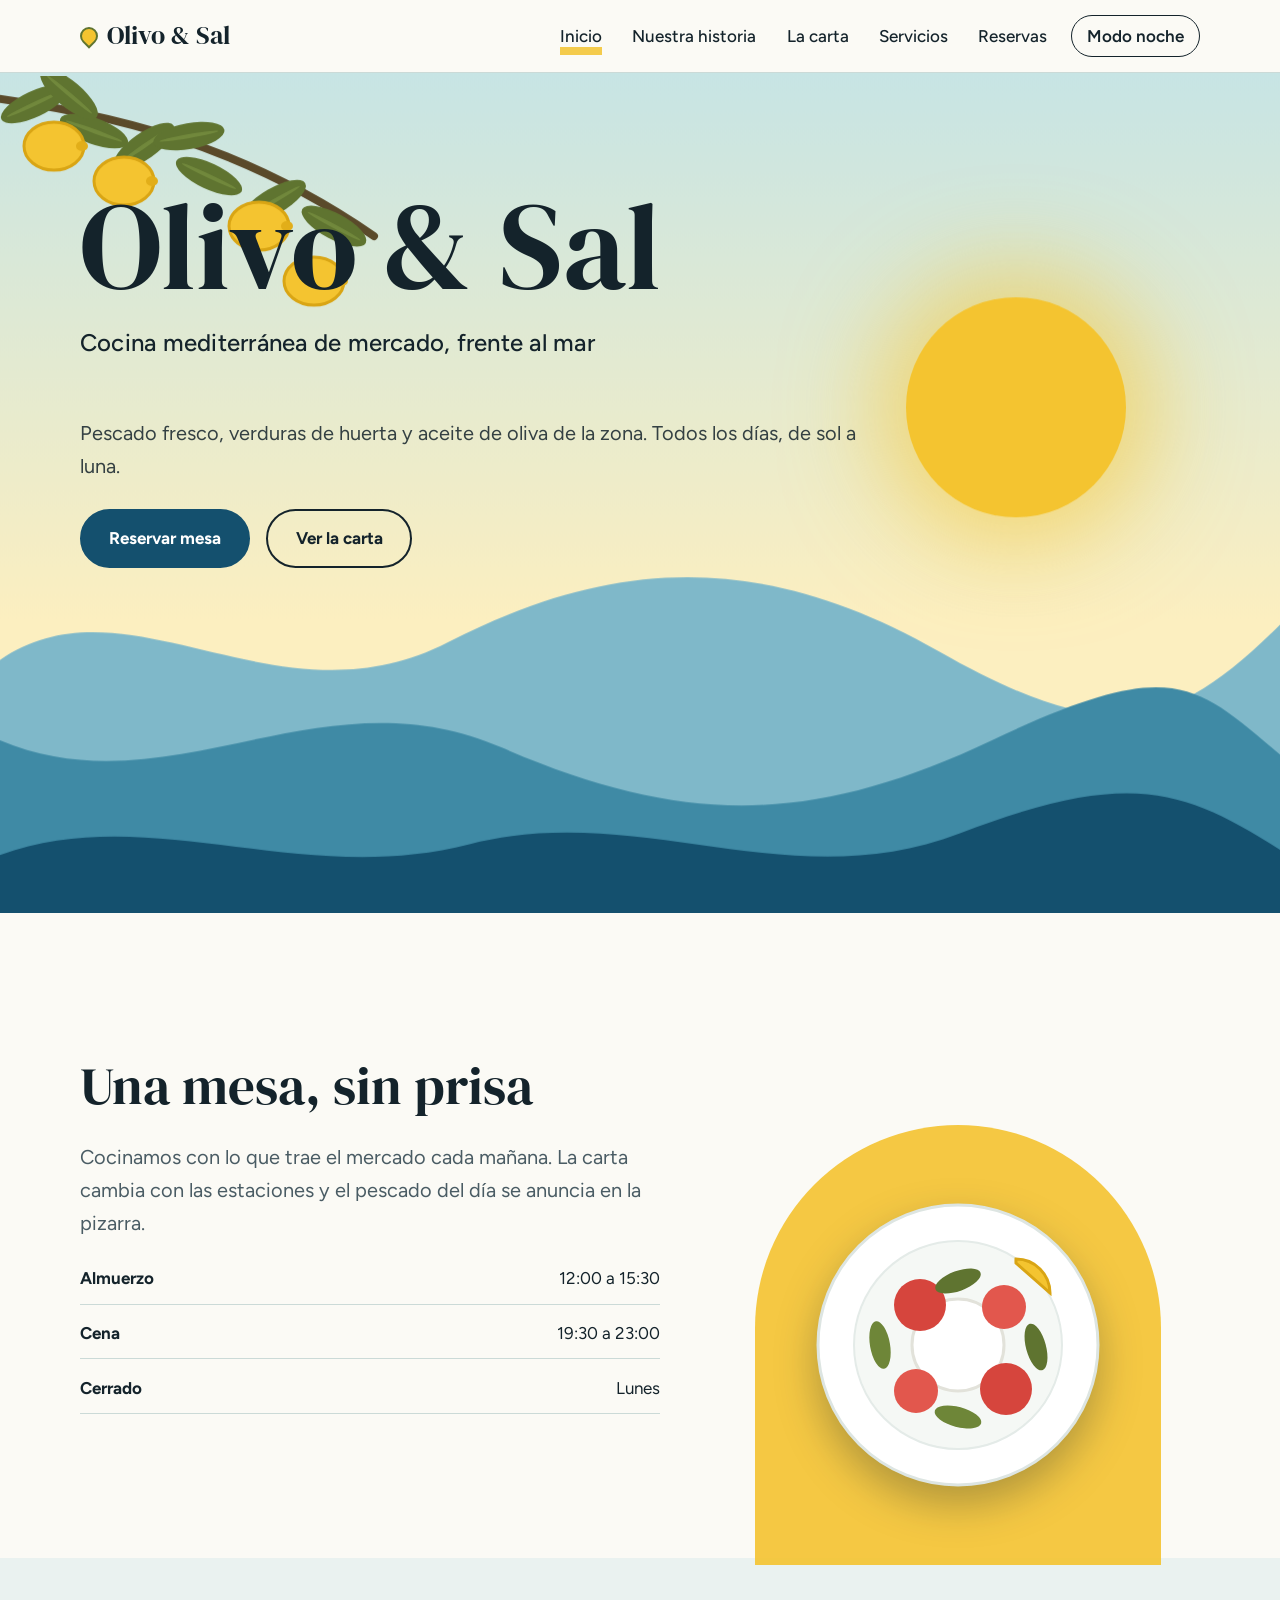
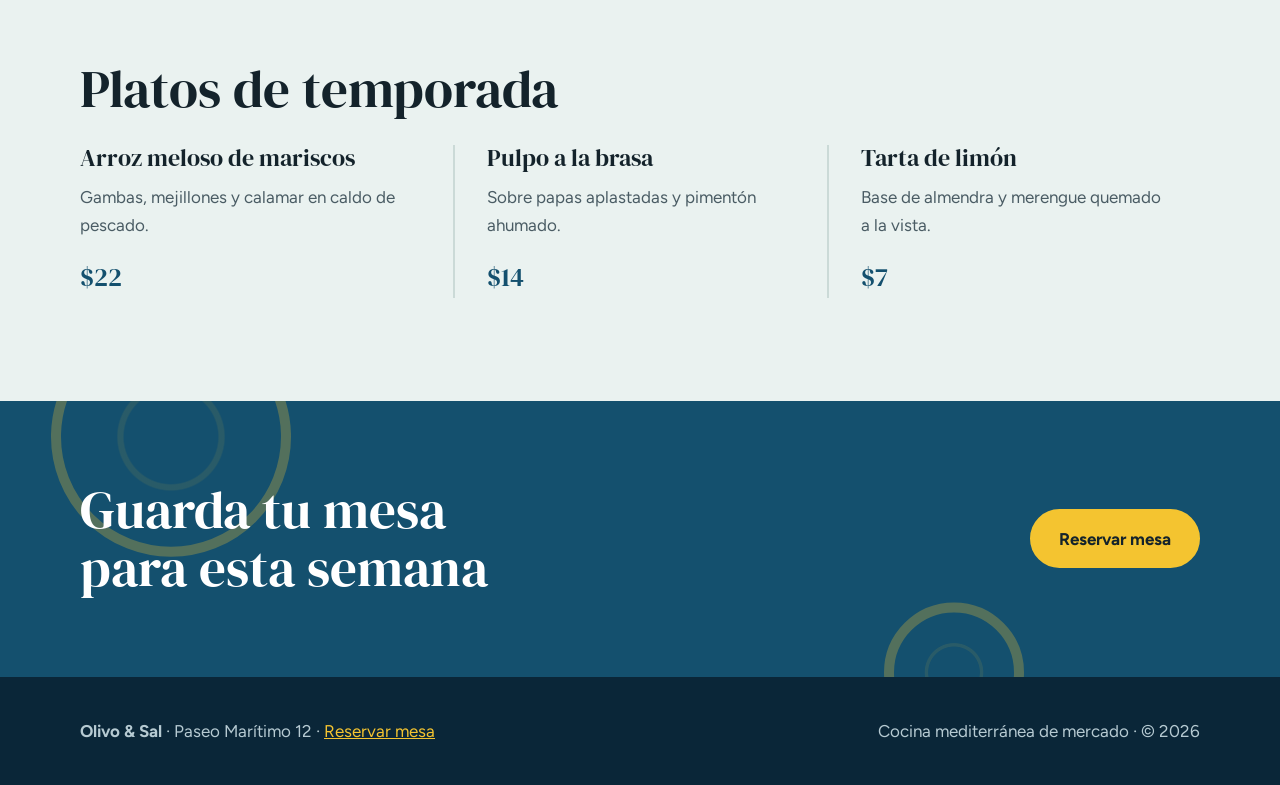
<file: index.html>
<!DOCTYPE html>
<html lang="es" data-theme="light">
<head>
<meta charset="UTF-8">
<meta name="viewport" content="width=device-width, initial-scale=1">
<title>Inicio | Olivo &amp; Sal</title>
<meta name="description" content="Olivo & Sal: cocina mediterránea de mercado frente al mar.">
<link rel="preconnect" href="https://fonts.googleapis.com">
<link rel="preconnect" href="https://fonts.gstatic.com" crossorigin>
<link href="https://fonts.googleapis.com/css2?family=DM+Serif+Display&family=Figtree:wght@400;500;600;700&display=swap" rel="stylesheet">
<link rel="stylesheet" href="css/styles.css">
</head>
<body>
<a class="skip" href="#main">Saltar al contenido</a>
<header class="site-header">
  <div class="wrap bar">
    <a class="logo" href="index.html" aria-label="Olivo y Sal, inicio"><i></i>Olivo &amp; Sal</a>
    <nav class="nav" id="nav" aria-label="Principal">
      <ul><li><a class="link" href="index.html" aria-current="page">Inicio</a></li><li><a class="link" href="quienes-somos.html">Nuestra historia</a></li><li><a class="link" href="carta.html">La carta</a></li><li><a class="link" href="servicios.html">Servicios</a></li><li><a class="link" href="reservas.html">Reservas</a></li></ul>
      <button class="theme-btn" id="themeBtn" type="button" aria-pressed="false">Modo noche</button>
    </nav>
    <button class="menu-btn" id="menuBtn" type="button" aria-expanded="false" aria-controls="nav">Menú</button>
  </div>
</header>
<main id="main">

<section class="hero">
  <div class="layer l-sky" data-speed="-0.25" data-anchor="top"></div>
  <div class="layer l-sun" data-speed="-0.38" data-anchor="top" aria-hidden="true"></div>
  <div class="layer l-sea s3" data-speed="-0.12" data-anchor="top"><svg viewBox="0 0 1200 200" preserveAspectRatio="none" aria-hidden="true"><path class="f3" d="M0 90 C120 40 260 130 420 80 S720 30 880 85 S1100 130 1200 70 V200 H0Z"/></svg></div>
  <div class="layer l-sea s2" data-speed="-0.05" data-anchor="top"><svg viewBox="0 0 1200 200" preserveAspectRatio="none" aria-hidden="true"><path class="f2" d="M0 70 C160 120 300 20 470 75 S760 130 930 70 S1120 30 1200 80 V200 H0Z"/></svg></div>
  <div class="layer l-branch" data-speed="0.18" data-anchor="top"><svg viewBox="0 0 520 300" aria-hidden="true"><path d="M-10 18 C140 36 270 70 400 160" fill="none" stroke="#5A4A2A" stroke-width="8" stroke-linecap="round"/><ellipse cx="60" cy="28" rx="36" ry="13" fill="#5F7430" transform="rotate(-25 60 28)"/><ellipse cx="60" cy="28" rx="30" ry="2" fill="#7E9645" transform="rotate(-25 60 28)" opacity=".6"/><ellipse cx="120" cy="55" rx="36" ry="13" fill="#5F7430" transform="rotate(20 120 55)"/><ellipse cx="120" cy="55" rx="30" ry="2" fill="#7E9645" transform="rotate(20 120 55)" opacity=".6"/><ellipse cx="170" cy="70" rx="36" ry="13" fill="#5F7430" transform="rotate(-35 170 70)"/><ellipse cx="170" cy="70" rx="30" ry="2" fill="#7E9645" transform="rotate(-35 170 70)" opacity=".6"/><ellipse cx="235" cy="100" rx="36" ry="13" fill="#5F7430" transform="rotate(25 235 100)"/><ellipse cx="235" cy="100" rx="30" ry="2" fill="#7E9645" transform="rotate(25 235 100)" opacity=".6"/><ellipse cx="300" cy="125" rx="36" ry="13" fill="#5F7430" transform="rotate(-30 300 125)"/><ellipse cx="300" cy="125" rx="30" ry="2" fill="#7E9645" transform="rotate(-30 300 125)" opacity=".6"/><ellipse cx="360" cy="150" rx="36" ry="13" fill="#5F7430" transform="rotate(28 360 150)"/><ellipse cx="360" cy="150" rx="30" ry="2" fill="#7E9645" transform="rotate(28 360 150)" opacity=".6"/><ellipse cx="95" cy="18" rx="36" ry="13" fill="#5F7430" transform="rotate(40 95 18)"/><ellipse cx="95" cy="18" rx="30" ry="2" fill="#7E9645" transform="rotate(40 95 18)" opacity=".6"/><ellipse cx="215" cy="60" rx="36" ry="13" fill="#5F7430" transform="rotate(-10 215 60)"/><ellipse cx="215" cy="60" rx="30" ry="2" fill="#7E9645" transform="rotate(-10 215 60)" opacity=".6"/><g><ellipse cx="150" cy="105" rx="30" ry="24" fill="#F4C430" stroke="#D9A514" stroke-width="3"/><ellipse cx="178" cy="105" rx="6" ry="5" fill="#E2AE19"/></g><g><ellipse cx="285" cy="150" rx="30" ry="24" fill="#F4C430" stroke="#D9A514" stroke-width="3"/><ellipse cx="313" cy="150" rx="6" ry="5" fill="#E2AE19"/></g><g><ellipse cx="80" cy="70" rx="30" ry="24" fill="#F4C430" stroke="#D9A514" stroke-width="3"/><ellipse cx="108" cy="70" rx="6" ry="5" fill="#E2AE19"/></g><g><ellipse cx="340" cy="205" rx="30" ry="24" fill="#F4C430" stroke="#D9A514" stroke-width="3"/><ellipse cx="368" cy="205" rx="6" ry="5" fill="#E2AE19"/></g></svg></div>
  <div class="layer l-sea s1" data-speed="0.08" data-anchor="top"><svg viewBox="0 0 1200 200" preserveAspectRatio="none" aria-hidden="true"><path class="f1" d="M0 80 C140 30 280 110 440 70 S740 120 900 60 S1110 20 1200 75 V200 H0Z"/></svg></div>
  <div class="wrap hero-copy" data-speed="0.04" data-anchor="top">
    <h1><span class="reveal">Olivo</span> <span class="reveal">&amp; Sal</span><small>Cocina mediterránea de mercado, frente al mar</small></h1>
    <p class="lead">Pescado fresco, verduras de huerta y aceite de oliva de la zona. Todos los días, de sol a luna.</p>
    <div class="actions">
      <a class="btn" href="reservas.html">Reservar mesa</a>
      <a class="btn ghost" href="carta.html">Ver la carta</a>
    </div>
  </div>
</section>

<section>
  <div class="wrap split">
    <div>
      <h2>Una mesa, sin prisa</h2>
      <p class="lead">Cocinamos con lo que trae el mercado cada mañana. La carta cambia con las estaciones y el pescado del día se anuncia en la pizarra.</p>
      <ul class="hours">
        <li><b>Almuerzo</b><span>12:00 a 15:30</span></li>
        <li><b>Cena</b><span>19:30 a 23:00</span></li>
        <li><b>Cerrado</b><span>Lunes</span></li>
      </ul>
    </div>
    <div class="deco" data-speed="0.14"><svg class="plate" viewBox="0 0 300 300" role="img" aria-label="Plato con tomate, burrata y albahaca">
<circle cx="150" cy="150" r="140" fill="#fff" stroke="#DDE5E2" stroke-width="3"/>
<circle cx="150" cy="150" r="104" fill="#F5F8F5" stroke="#E4EBE8" stroke-width="2"/>
<circle cx="150" cy="150" r="46" fill="#fff" stroke="#E2E2DA" stroke-width="3"/>
<circle cx="112" cy="110" r="26" fill="#D6453D"/><circle cx="196" cy="112" r="22" fill="#E2574D"/><circle cx="108" cy="196" r="22" fill="#E2574D"/><circle cx="198" cy="194" r="26" fill="#D6453D"/>
<ellipse cx="150" cy="86" rx="24" ry="10" fill="#5F7430" transform="rotate(-20 150 86)"/><ellipse cx="228" cy="152" rx="24" ry="10" fill="#5F7430" transform="rotate(75 228 152)"/><ellipse cx="150" cy="222" rx="24" ry="10" fill="#6E8638" transform="rotate(15 150 222)"/><ellipse cx="72" cy="150" rx="24" ry="10" fill="#6E8638" transform="rotate(80 72 150)"/>
<path d="M232 62 a30 30 0 0 1 0 -4 a34 34 0 0 1 34 34 z" fill="#F4C430" stroke="#D9A514" stroke-width="3" transform="translate(-24 6)"/>
</svg></div>
  </div>
</section>

<section class="alt">
  <div class="wrap">
    <h2>Platos de temporada</h2>
    <div class="seasonal">
      <div class="dish"><h3>Arroz meloso de mariscos</h3><p>Gambas, mejillones y calamar en caldo de pescado.</p><span class="price">$22</span></div>
      <div class="dish"><h3>Pulpo a la brasa</h3><p>Sobre papas aplastadas y pimentón ahumado.</p><span class="price">$14</span></div>
      <div class="dish"><h3>Tarta de limón</h3><p>Base de almendra y merengue quemado a la vista.</p><span class="price">$7</span></div>
    </div>
  </div>
</section>

<div class="band">
  <span class="slice o1" data-speed="0.2" aria-hidden="true"></span>
  <span class="slice o2" data-speed="-0.15" aria-hidden="true"></span>
  <div class="wrap">
    <h2>Guarda tu mesa para esta semana</h2>
    <a class="btn" href="reservas.html">Reservar mesa</a>
  </div>
</div>

</main>
<footer class="site-footer">
  <div class="wrap">
    <p><strong>Olivo &amp; Sal</strong> · Paseo Marítimo 12 · <a href="reservas.html">Reservar mesa</a></p>
    <p>Cocina mediterránea de mercado · © 2026</p>
  </div>
</footer>
<script src="js/main.js"></script>
</body>
</html>
</file>
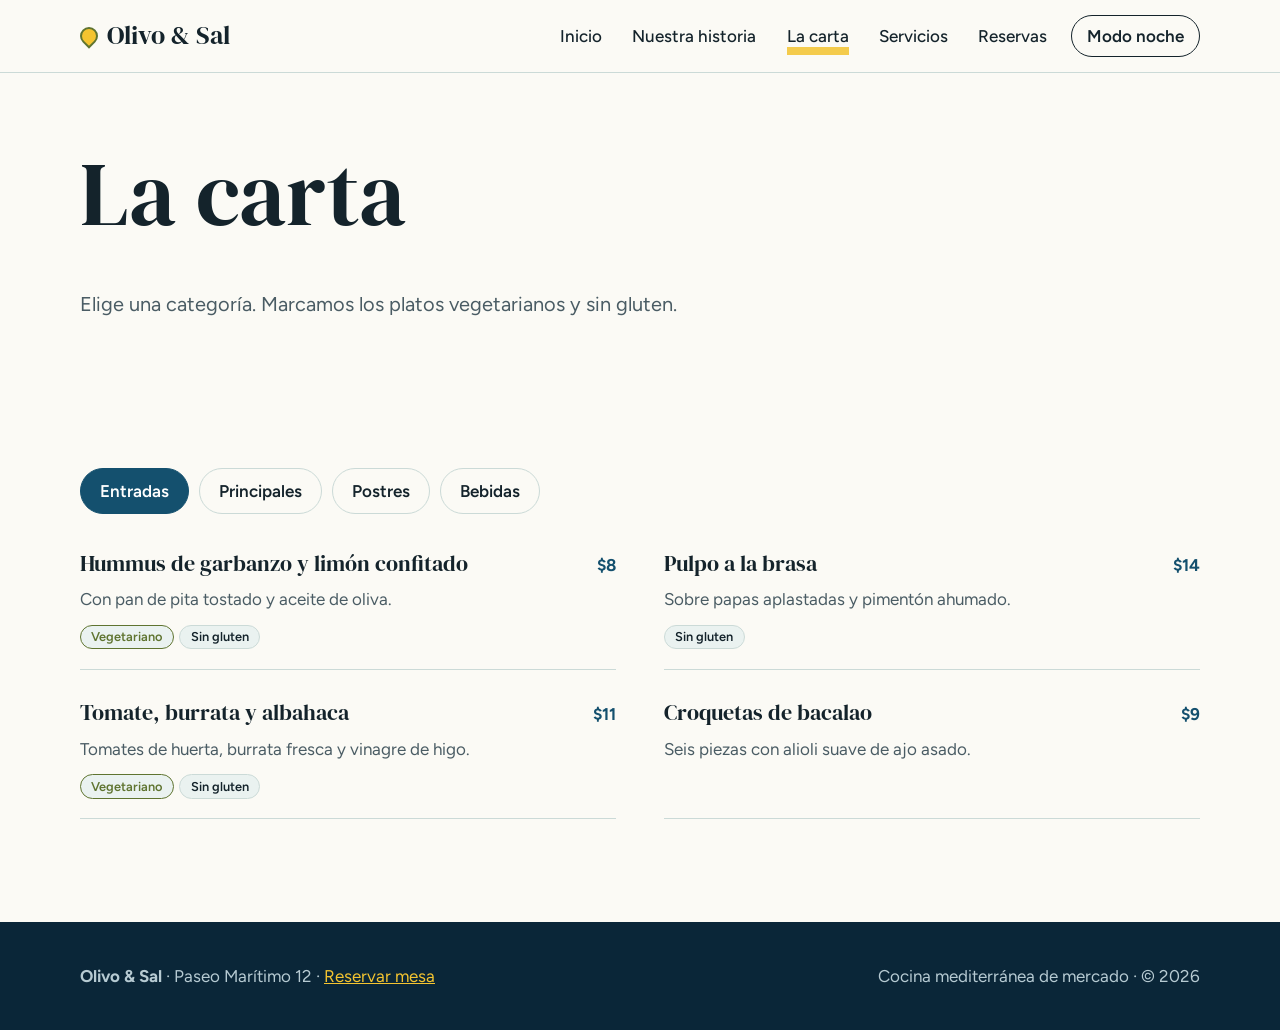
<file: carta.html>
<!DOCTYPE html>
<html lang="es" data-theme="light">
<head>
<meta charset="UTF-8">
<meta name="viewport" content="width=device-width, initial-scale=1">
<title>La carta | Olivo &amp; Sal</title>
<meta name="description" content="Entradas, principales, postres y bebidas de Olivo & Sal.">
<link rel="preconnect" href="https://fonts.googleapis.com">
<link rel="preconnect" href="https://fonts.gstatic.com" crossorigin>
<link href="https://fonts.googleapis.com/css2?family=DM+Serif+Display&family=Figtree:wght@400;500;600;700&display=swap" rel="stylesheet">
<link rel="stylesheet" href="css/styles.css">
</head>
<body>
<a class="skip" href="#main">Saltar al contenido</a>
<header class="site-header">
  <div class="wrap bar">
    <a class="logo" href="index.html" aria-label="Olivo y Sal, inicio"><i></i>Olivo &amp; Sal</a>
    <nav class="nav" id="nav" aria-label="Principal">
      <ul><li><a class="link" href="index.html">Inicio</a></li><li><a class="link" href="quienes-somos.html">Nuestra historia</a></li><li><a class="link" href="carta.html" aria-current="page">La carta</a></li><li><a class="link" href="servicios.html">Servicios</a></li><li><a class="link" href="reservas.html">Reservas</a></li></ul>
      <button class="theme-btn" id="themeBtn" type="button" aria-pressed="false">Modo noche</button>
    </nav>
    <button class="menu-btn" id="menuBtn" type="button" aria-expanded="false" aria-controls="nav">Menú</button>
  </div>
</header>
<main id="main">

<div class="wrap page-title">
  <h1>La carta</h1>
  <p class="lead">Elige una categoría. Marcamos los platos vegetarianos y sin gluten.</p>
</div>
<section>
  <div class="wrap">
    <div class="tabs" id="tabs" role="tablist" aria-label="Categorías de la carta"></div>
    <ul class="carta" id="carta" role="tabpanel"></ul>
  </div>
</section>

</main>
<footer class="site-footer">
  <div class="wrap">
    <p><strong>Olivo &amp; Sal</strong> · Paseo Marítimo 12 · <a href="reservas.html">Reservar mesa</a></p>
    <p>Cocina mediterránea de mercado · © 2026</p>
  </div>
</footer>
<script src="js/main.js"></script>
</body>
</html>
</file>
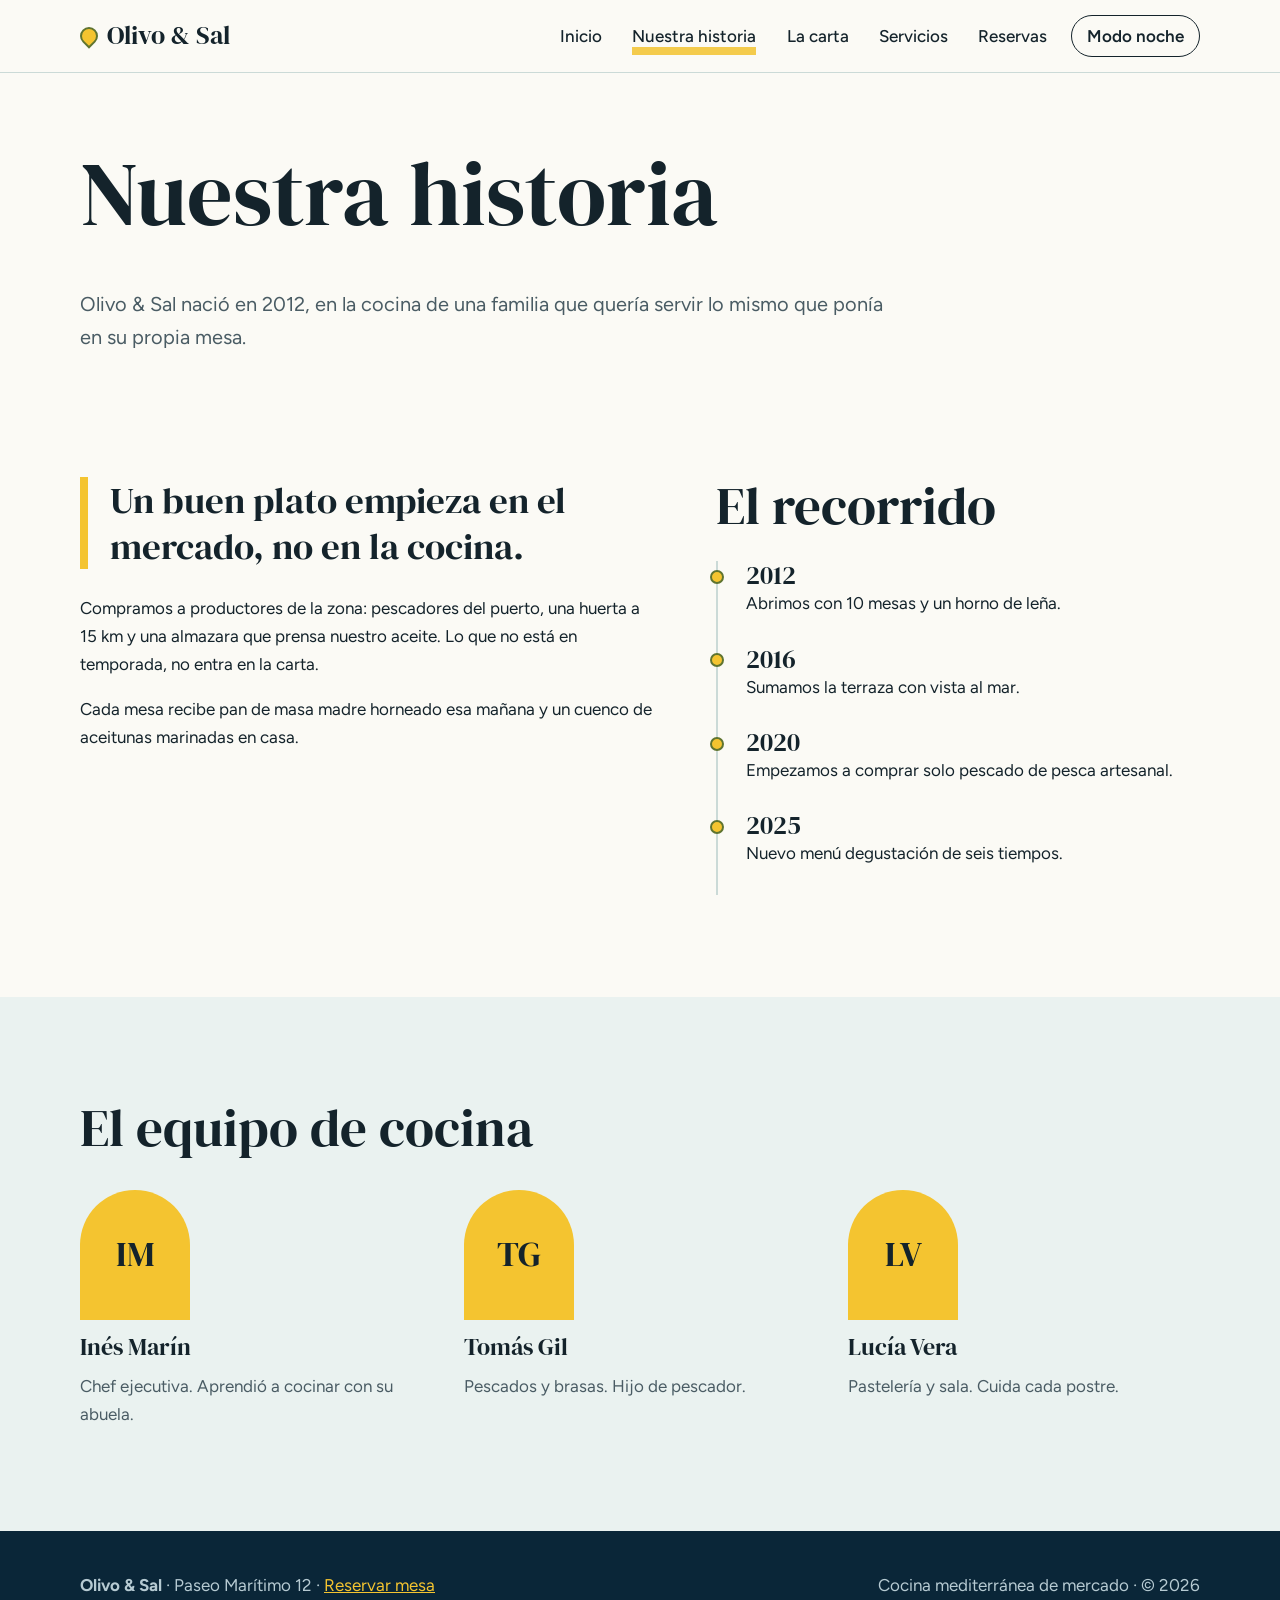
<file: quienes-somos.html>
<!DOCTYPE html>
<html lang="es" data-theme="light">
<head>
<meta charset="UTF-8">
<meta name="viewport" content="width=device-width, initial-scale=1">
<title>Nuestra historia | Olivo &amp; Sal</title>
<meta name="description" content="Historia, productores y equipo de Olivo & Sal.">
<link rel="preconnect" href="https://fonts.googleapis.com">
<link rel="preconnect" href="https://fonts.gstatic.com" crossorigin>
<link href="https://fonts.googleapis.com/css2?family=DM+Serif+Display&family=Figtree:wght@400;500;600;700&display=swap" rel="stylesheet">
<link rel="stylesheet" href="css/styles.css">
</head>
<body>
<a class="skip" href="#main">Saltar al contenido</a>
<header class="site-header">
  <div class="wrap bar">
    <a class="logo" href="index.html" aria-label="Olivo y Sal, inicio"><i></i>Olivo &amp; Sal</a>
    <nav class="nav" id="nav" aria-label="Principal">
      <ul><li><a class="link" href="index.html">Inicio</a></li><li><a class="link" href="quienes-somos.html" aria-current="page">Nuestra historia</a></li><li><a class="link" href="carta.html">La carta</a></li><li><a class="link" href="servicios.html">Servicios</a></li><li><a class="link" href="reservas.html">Reservas</a></li></ul>
      <button class="theme-btn" id="themeBtn" type="button" aria-pressed="false">Modo noche</button>
    </nav>
    <button class="menu-btn" id="menuBtn" type="button" aria-expanded="false" aria-controls="nav">Menú</button>
  </div>
</header>
<main id="main">

<div class="wrap page-title">
  <h1>Nuestra historia</h1>
  <p class="lead">Olivo &amp; Sal nació en 2012, en la cocina de una familia que quería servir lo mismo que ponía en su propia mesa.</p>
</div>
<section>
  <div class="wrap split" style="align-items:start">
    <div>
      <blockquote class="quote">Un buen plato empieza en el mercado, no en la cocina.</blockquote>
      <p style="margin-top:1.6rem">Compramos a productores de la zona: pescadores del puerto, una huerta a 15 km y una almazara que prensa nuestro aceite. Lo que no está en temporada, no entra en la carta.</p>
      <p>Cada mesa recibe pan de masa madre horneado esa mañana y un cuenco de aceitunas marinadas en casa.</p>
    </div>
    <div>
      <h2>El recorrido</h2>
      <ol class="timeline">
        <li><b>2012</b>Abrimos con 10 mesas y un horno de leña.</li>
        <li><b>2016</b>Sumamos la terraza con vista al mar.</li>
        <li><b>2020</b>Empezamos a comprar solo pescado de pesca artesanal.</li>
        <li><b>2025</b>Nuevo menú degustación de seis tiempos.</li>
      </ol>
    </div>
  </div>
</section>
<section class="alt">
  <div class="wrap">
    <h2>El equipo de cocina</h2>
    <div class="team">
      <div class="person"><div class="avatar">IM</div><h3>Inés Marín</h3><p>Chef ejecutiva. Aprendió a cocinar con su abuela.</p></div>
      <div class="person"><div class="avatar">TG</div><h3>Tomás Gil</h3><p>Pescados y brasas. Hijo de pescador.</p></div>
      <div class="person"><div class="avatar">LV</div><h3>Lucía Vera</h3><p>Pastelería y sala. Cuida cada postre.</p></div>
    </div>
  </div>
</section>

</main>
<footer class="site-footer">
  <div class="wrap">
    <p><strong>Olivo &amp; Sal</strong> · Paseo Marítimo 12 · <a href="reservas.html">Reservar mesa</a></p>
    <p>Cocina mediterránea de mercado · © 2026</p>
  </div>
</footer>
<script src="js/main.js"></script>
</body>
</html>
</file>
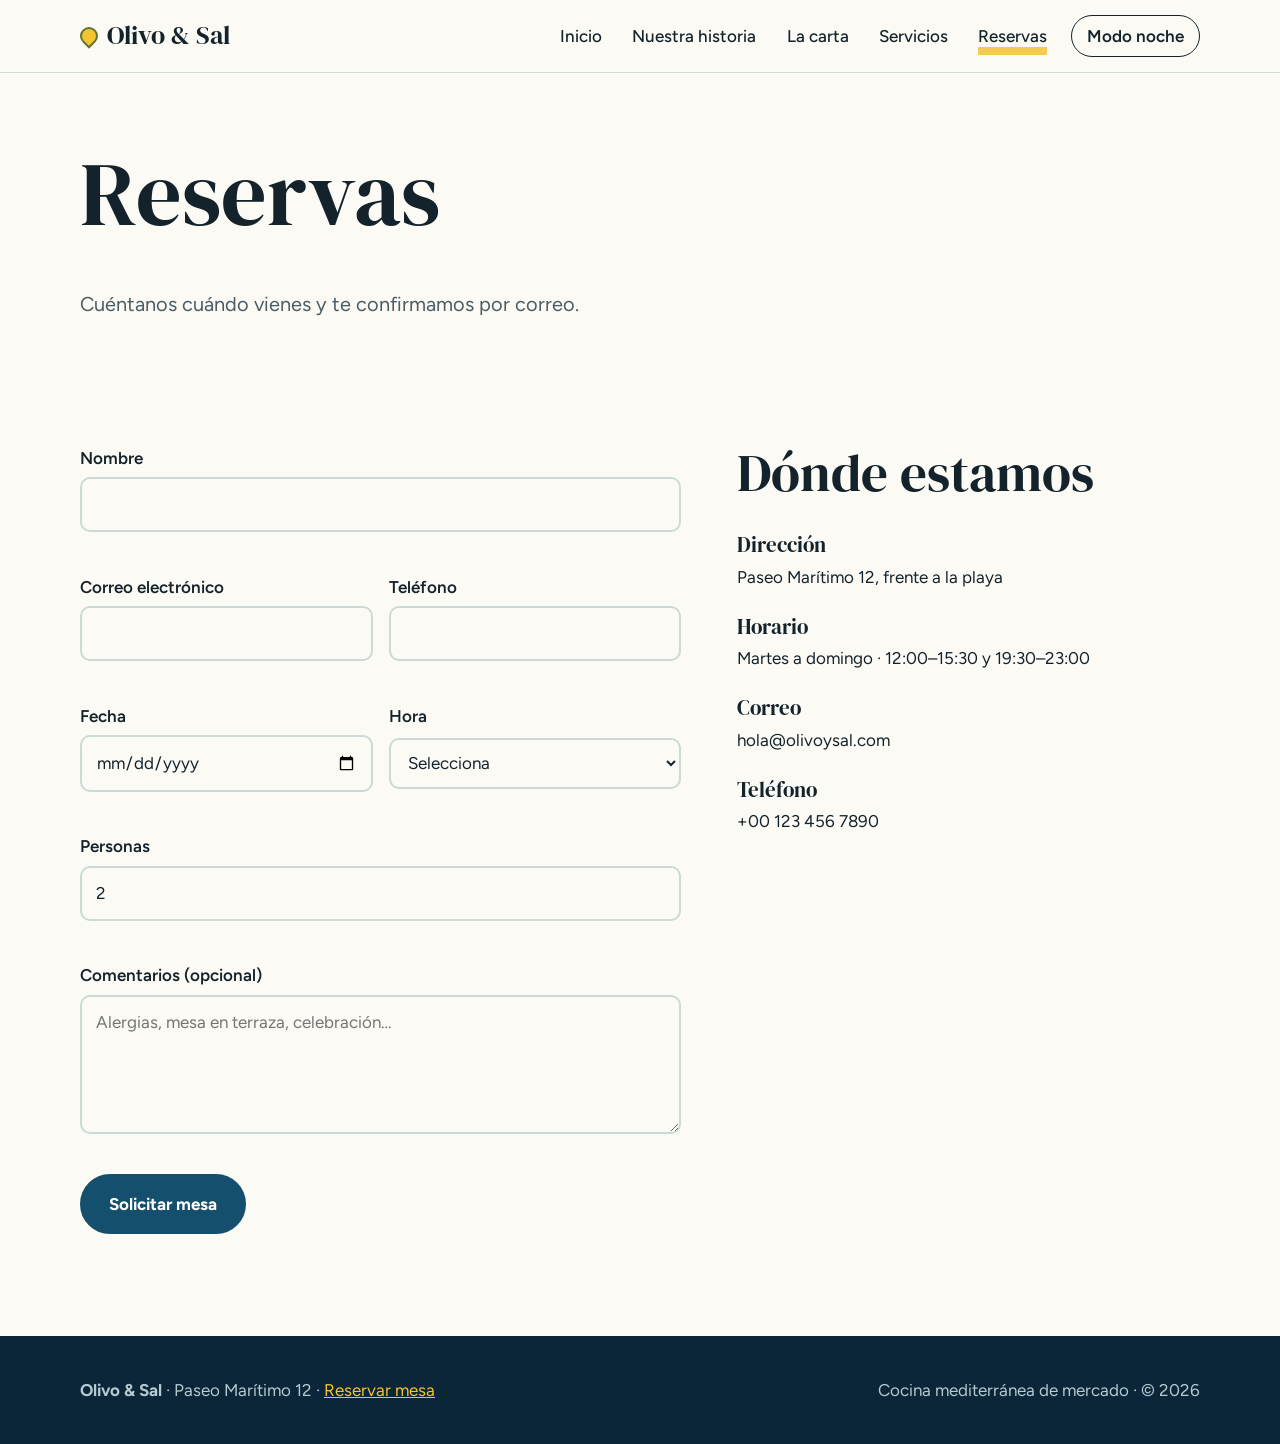
<file: reservas.html>
<!DOCTYPE html>
<html lang="es" data-theme="light">
<head>
<meta charset="UTF-8">
<meta name="viewport" content="width=device-width, initial-scale=1">
<title>Reservas | Olivo &amp; Sal</title>
<meta name="description" content="Reserva tu mesa en Olivo & Sal.">
<link rel="preconnect" href="https://fonts.googleapis.com">
<link rel="preconnect" href="https://fonts.gstatic.com" crossorigin>
<link href="https://fonts.googleapis.com/css2?family=DM+Serif+Display&family=Figtree:wght@400;500;600;700&display=swap" rel="stylesheet">
<link rel="stylesheet" href="css/styles.css">
</head>
<body>
<a class="skip" href="#main">Saltar al contenido</a>
<header class="site-header">
  <div class="wrap bar">
    <a class="logo" href="index.html" aria-label="Olivo y Sal, inicio"><i></i>Olivo &amp; Sal</a>
    <nav class="nav" id="nav" aria-label="Principal">
      <ul><li><a class="link" href="index.html">Inicio</a></li><li><a class="link" href="quienes-somos.html">Nuestra historia</a></li><li><a class="link" href="carta.html">La carta</a></li><li><a class="link" href="servicios.html">Servicios</a></li><li><a class="link" href="reservas.html" aria-current="page">Reservas</a></li></ul>
      <button class="theme-btn" id="themeBtn" type="button" aria-pressed="false">Modo noche</button>
    </nav>
    <button class="menu-btn" id="menuBtn" type="button" aria-expanded="false" aria-controls="nav">Menú</button>
  </div>
</header>
<main id="main">

<div class="wrap page-title">
  <h1>Reservas</h1>
  <p class="lead">Cuéntanos cuándo vienes y te confirmamos por correo.</p>
</div>
<section>
  <div class="wrap contact-grid">
    <form id="contactForm" novalidate aria-label="Formulario de reserva">
      <div class="field"><label for="nombre">Nombre</label><input id="nombre" name="nombre" type="text" autocomplete="name"><span class="err"></span></div>
      <div class="row2">
        <div class="field"><label for="email">Correo electrónico</label><input id="email" name="email" type="email" autocomplete="email"><span class="err"></span></div>
        <div class="field"><label for="telefono">Teléfono</label><input id="telefono" name="telefono" type="tel" autocomplete="tel"><span class="err"></span></div>
      </div>
      <div class="row2">
        <div class="field"><label for="fecha">Fecha</label><input id="fecha" name="fecha" type="date"><span class="err"></span></div>
        <div class="field"><label for="hora">Hora</label>
          <select id="hora" name="hora"><option value="">Selecciona</option><option>12:00</option><option>13:00</option><option>14:00</option><option>15:00</option><option>19:30</option><option>20:30</option><option>21:30</option><option>22:30</option></select><span class="err"></span></div>
      </div>
      <div class="field"><label for="personas">Personas</label><input id="personas" name="personas" type="number" min="1" max="10" value="2"><span class="err"></span></div>
      <div class="field"><label for="mensaje">Comentarios (opcional)</label><textarea id="mensaje" name="mensaje" rows="4" placeholder="Alergias, mesa en terraza, celebración…"></textarea><span class="err"></span></div>
      <button class="btn" type="submit">Solicitar mesa</button>
      <div class="ok" id="ok" role="status"></div>
    </form>
    <aside>
      <h2>Dónde estamos</h2>
      <ul class="info-list">
        <li><b>Dirección</b>Paseo Marítimo 12, frente a la playa</li>
        <li><b>Horario</b>Martes a domingo · 12:00–15:30 y 19:30–23:00</li>
        <li><b>Correo</b>hola@olivoysal.com</li>
        <li><b>Teléfono</b>+00 123 456 7890</li>
      </ul>
    </aside>
  </div>
</section>

</main>
<footer class="site-footer">
  <div class="wrap">
    <p><strong>Olivo &amp; Sal</strong> · Paseo Marítimo 12 · <a href="reservas.html">Reservar mesa</a></p>
    <p>Cocina mediterránea de mercado · © 2026</p>
  </div>
</footer>
<script src="js/main.js"></script>
</body>
</html>
</file>
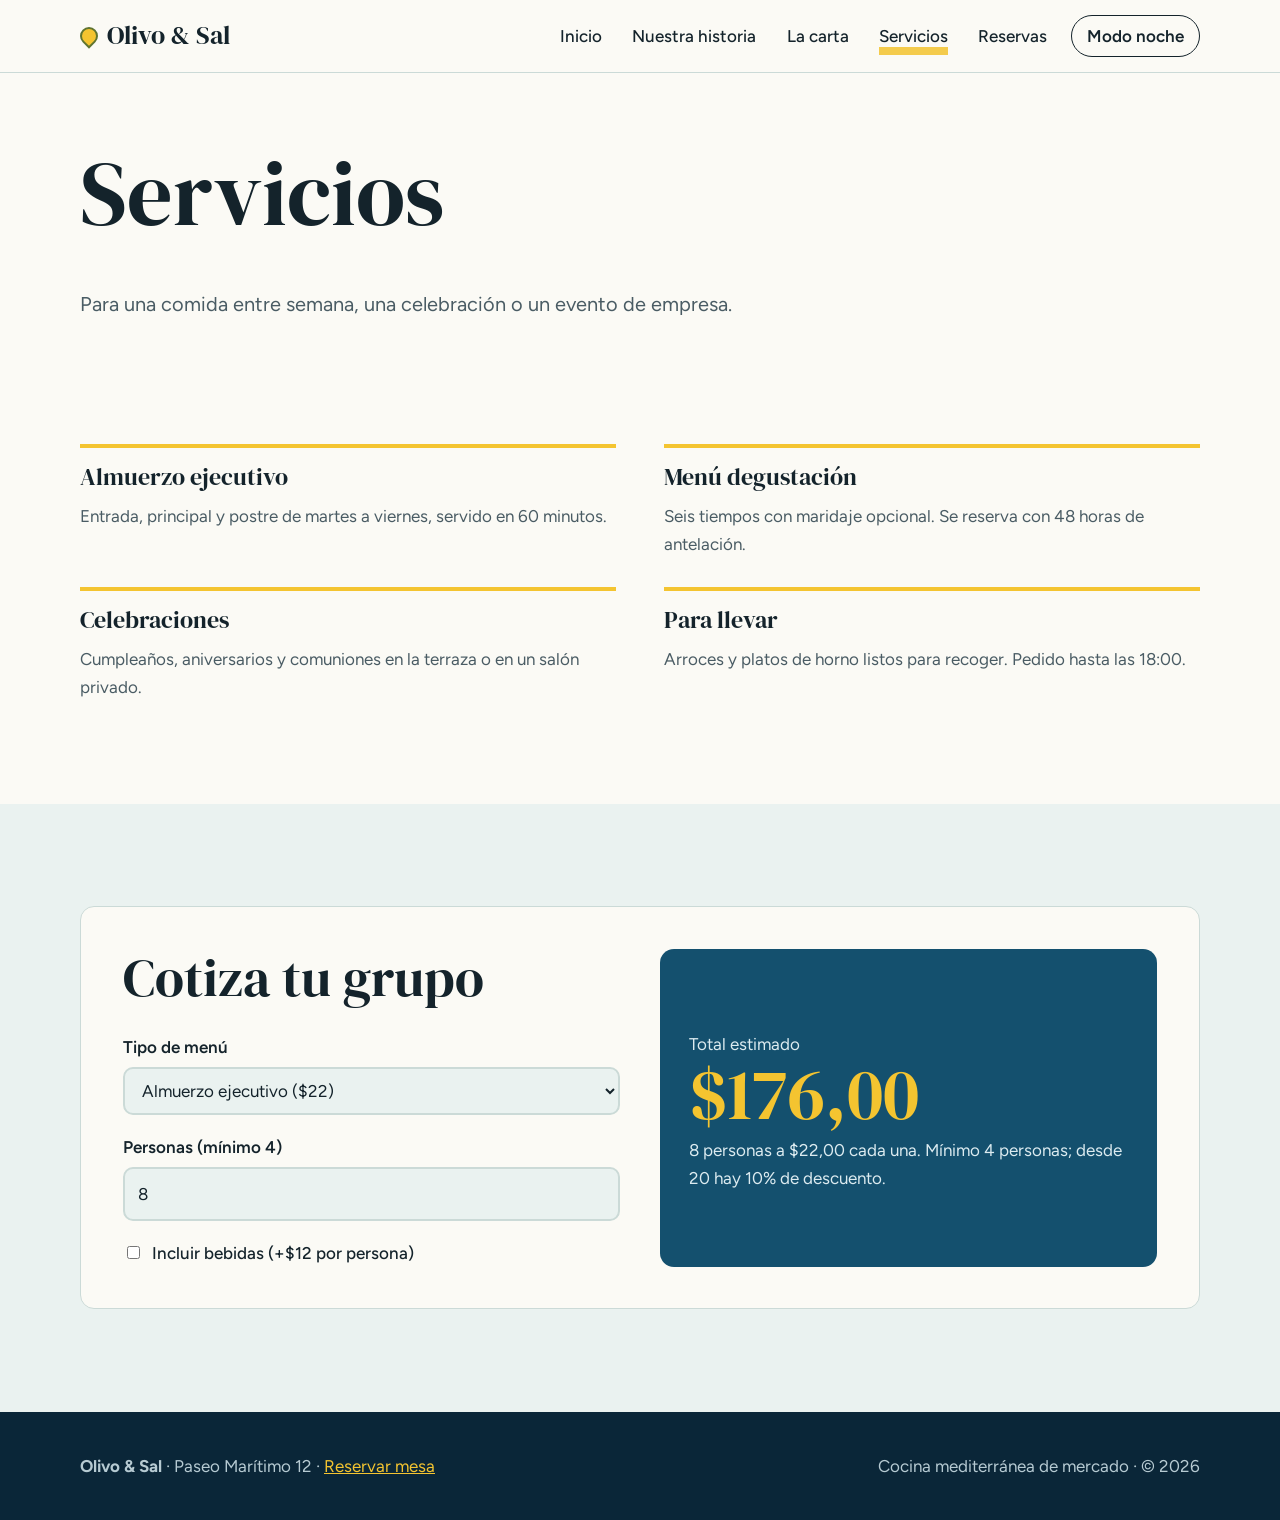
<file: servicios.html>
<!DOCTYPE html>
<html lang="es" data-theme="light">
<head>
<meta charset="UTF-8">
<meta name="viewport" content="width=device-width, initial-scale=1">
<title>Servicios | Olivo &amp; Sal</title>
<meta name="description" content="Almuerzo ejecutivo, degustación, celebraciones y cotizador para grupos.">
<link rel="preconnect" href="https://fonts.googleapis.com">
<link rel="preconnect" href="https://fonts.gstatic.com" crossorigin>
<link href="https://fonts.googleapis.com/css2?family=DM+Serif+Display&family=Figtree:wght@400;500;600;700&display=swap" rel="stylesheet">
<link rel="stylesheet" href="css/styles.css">
</head>
<body>
<a class="skip" href="#main">Saltar al contenido</a>
<header class="site-header">
  <div class="wrap bar">
    <a class="logo" href="index.html" aria-label="Olivo y Sal, inicio"><i></i>Olivo &amp; Sal</a>
    <nav class="nav" id="nav" aria-label="Principal">
      <ul><li><a class="link" href="index.html">Inicio</a></li><li><a class="link" href="quienes-somos.html">Nuestra historia</a></li><li><a class="link" href="carta.html">La carta</a></li><li><a class="link" href="servicios.html" aria-current="page">Servicios</a></li><li><a class="link" href="reservas.html">Reservas</a></li></ul>
      <button class="theme-btn" id="themeBtn" type="button" aria-pressed="false">Modo noche</button>
    </nav>
    <button class="menu-btn" id="menuBtn" type="button" aria-expanded="false" aria-controls="nav">Menú</button>
  </div>
</header>
<main id="main">

<div class="wrap page-title">
  <h1>Servicios</h1>
  <p class="lead">Para una comida entre semana, una celebración o un evento de empresa.</p>
</div>
<section>
  <div class="wrap">
    <div class="services">
      <div class="service"><h3>Almuerzo ejecutivo</h3><p>Entrada, principal y postre de martes a viernes, servido en 60 minutos.</p></div>
      <div class="service"><h3>Menú degustación</h3><p>Seis tiempos con maridaje opcional. Se reserva con 48 horas de antelación.</p></div>
      <div class="service"><h3>Celebraciones</h3><p>Cumpleaños, aniversarios y comuniones en la terraza o en un salón privado.</p></div>
      <div class="service"><h3>Para llevar</h3><p>Arroces y platos de horno listos para recoger. Pedido hasta las 18:00.</p></div>
    </div>
  </div>
</section>
<section class="alt">
  <div class="wrap">
    <form class="calc" id="calc" onsubmit="return false" aria-label="Cotizador de menú para grupos">
      <div>
        <h2>Cotiza tu grupo</h2>
        <div class="field"><label for="menu">Tipo de menú</label>
          <select id="menu"><option value="almuerzo">Almuerzo ejecutivo ($22)</option><option value="degustacion">Degustación ($48)</option><option value="celebracion">Celebración ($60)</option></select></div>
        <div class="field"><label for="pers">Personas (mínimo 4)</label><input id="pers" type="number" min="4" value="8"></div>
        <label class="check"><input id="bebidas" type="checkbox"> Incluir bebidas (+$12 por persona)</label>
      </div>
      <div class="result" aria-live="polite">
        <p>Total estimado</p>
        <div class="total" id="total">$0</div>
        <p id="detalle"></p>
      </div>
    </form>
  </div>
</section>

</main>
<footer class="site-footer">
  <div class="wrap">
    <p><strong>Olivo &amp; Sal</strong> · Paseo Marítimo 12 · <a href="reservas.html">Reservar mesa</a></p>
    <p>Cocina mediterránea de mercado · © 2026</p>
  </div>
</footer>
<script src="js/main.js"></script>
</body>
</html>
</file>
<file: css/styles.css>
/* ========== Olivo & Sal · hoja de estilos ========== */
:root{
  --sea:#14506E; --ink:#14232B; --lemon:#F4C430; --olive:#5F7430; --linen:#FBFAF5;
  --bg:var(--linen); --surface:#EAF2F0; --text:var(--ink); --muted:#4A5C64; --line:#CBDAD7;
  --accent:var(--sea); --btn-bg:var(--sea); --btn-fg:#FFFFFF; --mark:var(--lemon);
  /* escena del hero */
  --sky1:#BFE3EA; --sky2:#FCEFC0; --sun:#F4C430; --sunglow:rgba(244,196,48,.55); --hero-text:#14232B;
  --wave3:#7FB8C9; --wave2:#3F8AA5; --wave1:#14506E;
  --display:"DM Serif Display","Georgia",serif;
  --body:"Figtree","Segoe UI",Helvetica,Arial,sans-serif;
  --radius:14px; --ease:cubic-bezier(.2,.7,.2,1);
}
[data-theme="dark"]{
  --bg:#0E2230; --surface:#14303F; --text:#F3F5EE; --muted:#A9BEC6; --line:#25475A;
  --accent:var(--lemon); --btn-bg:var(--lemon); --btn-fg:#14232B;
  --sky1:#0A1828; --sky2:#1F3F5A; --sun:#F3F0DC; --sunglow:rgba(243,240,220,.4); --hero-text:#F3F5EE;
  --wave3:#17415C; --wave2:#0F3550; --wave1:#0A2638;
}
*,*::before,*::after{box-sizing:border-box}
html{scroll-behavior:smooth}
body{margin:0;font-family:var(--body);background:var(--bg);color:var(--text);line-height:1.65;font-size:1.0625rem;transition:background .4s,color .4s}
img,svg{max-width:100%;display:block}
a{color:var(--accent)}
:focus-visible{outline:3px solid var(--lemon);outline-offset:3px;box-shadow:0 0 0 5px var(--sea)}
h1,h2,h3{font-family:var(--display);font-weight:400;line-height:1.1;margin:0 0 .5em}
h1{font-size:clamp(3.4rem,11vw,7.6rem)}
h2{font-size:clamp(2.1rem,5vw,3.3rem)}
h3{font-size:1.5rem}
p{margin:0 0 1em;max-width:62ch}
.wrap{width:min(1120px,100% - 2.5rem);margin-inline:auto}
section{padding:clamp(3.5rem,8vw,6.5rem) 0}
.lead{font-size:1.25rem;color:var(--muted)}
.alt{background:var(--surface);transition:background .4s}
.skip{position:absolute;left:-999px;top:0;background:var(--lemon);color:var(--ink);padding:.6rem 1rem;z-index:100}
.skip:focus{left:0}

/* ----- Cabecera ----- */
.site-header{position:sticky;top:0;z-index:50;background:var(--bg);border-bottom:1px solid var(--line);transition:background .4s}
.bar{display:flex;align-items:center;justify-content:space-between;gap:1rem;min-height:72px}
.logo{display:flex;align-items:center;gap:.55rem;text-decoration:none;color:var(--text);font-family:var(--display);font-size:1.65rem}
.logo i{width:18px;height:18px;border-radius:50% 50% 50% 0;background:var(--lemon);border:2px solid var(--olive);transform:rotate(-45deg);transition:transform .5s var(--ease)}
.logo:hover i{transform:rotate(135deg)}
.nav{display:flex;align-items:center;gap:.6rem}
.nav ul{display:flex;gap:.2rem;list-style:none;margin:0;padding:0}
.nav a.link{display:block;padding:.5rem .85rem;text-decoration:none;color:var(--text);font-weight:500;position:relative}
.nav a.link::after{content:"";position:absolute;left:.85rem;right:.85rem;bottom:.2rem;height:8px;background:var(--lemon);opacity:.85;z-index:-1;transform:scaleX(0);transform-origin:left;transition:transform .35s var(--ease)}
.nav a.link:hover::after,.nav a.link[aria-current="page"]::after{transform:scaleX(1)}
.theme-btn,.menu-btn{font:inherit;font-weight:600;cursor:pointer;background:transparent;color:var(--text);border:1.5px solid var(--text);border-radius:999px;padding:.4rem .95rem;transition:background .25s,color .25s}
.theme-btn:hover{background:var(--text);color:var(--bg)}
.menu-btn{display:none}

/* ----- Botones ----- */
.btn{display:inline-block;font:inherit;font-weight:700;text-decoration:none;cursor:pointer;background:var(--btn-bg);color:var(--btn-fg);border:2px solid var(--btn-bg);padding:.85rem 1.7rem;border-radius:999px;transition:transform .25s var(--ease),box-shadow .25s}
.btn:hover{transform:translateY(-3px);box-shadow:0 10px 22px -8px rgba(20,35,43,.55)}
.btn.ghost{background:transparent;color:inherit;border-color:currentColor}
.actions{display:flex;flex-wrap:wrap;gap:1rem;margin-top:1.6rem}

/* ----- Hero con parallax (escena mediterránea) ----- */
.hero{position:relative;overflow:hidden;padding:0;min-height:min(94vh,840px);display:grid;align-items:start;background:var(--wave1);color:var(--hero-text);transition:background .5s}
.layer{position:absolute;left:0;right:0;pointer-events:none;will-change:translate}
.l-sky{top:-22%;bottom:-22%;background:linear-gradient(var(--sky1) 10%,var(--sky2) 62%,var(--sky2));transition:background .5s}
.l-sun{width:clamp(110px,18vw,220px);aspect-ratio:1;border-radius:50%;background:var(--sun);box-shadow:0 0 90px 30px var(--sunglow);right:12%;left:auto;top:30%;transition:background .5s,box-shadow .5s}
.l-sea{bottom:0}
.l-sea svg{width:100%;height:100%}
.l-sea .f3{fill:var(--wave3)} .l-sea .f2{fill:var(--wave2)} .l-sea .f1{fill:var(--wave1)}
.l-sea.s3{height:42%;bottom:6%}
.l-sea.s2{height:34%;bottom:-2%}
.l-sea.s1{height:26%;bottom:-8%}
.l-branch{top:-10px;left:-2%;width:min(46%,520px)}
.l-branch svg{width:100%;height:auto}
.hero-copy{position:relative;z-index:2;padding:clamp(3.5rem,9vw,6.5rem) 0 clamp(10rem,24vw,17rem)}
.hero h1 small{display:block;font-family:var(--body);font-size:clamp(1.05rem,2.4vw,1.5rem);font-weight:500;letter-spacing:.01em;margin-top:1rem}
.hero .reveal{display:inline-block;animation:rise 1s var(--ease) both}
.hero .reveal:nth-child(2){animation-delay:.15s}
@keyframes rise{from{opacity:0;transform:translateY(34px)}to{opacity:1;transform:none}}
.hero .lead{color:inherit;opacity:.85}
.hero .btn{background:var(--sea);border-color:var(--sea);color:#fff}
[data-theme="dark"] .hero .btn{background:var(--lemon);border-color:var(--lemon);color:var(--ink)}
.hero .btn.ghost{background:transparent;color:var(--hero-text);border-color:var(--hero-text)}

/* ----- Inicio: horarios, platos ----- */
.split{display:grid;grid-template-columns:1.2fr 1fr;gap:3.5rem;align-items:center}
.hours{list-style:none;margin:1.5rem 0 0;padding:0;display:grid;gap:.9rem}
.hours li{display:flex;justify-content:space-between;gap:1rem;padding-bottom:.7rem;border-bottom:1px solid var(--line)}
.hours b{font-weight:700}
.deco{position:relative;height:440px;display:grid;place-items:center}
.deco::before{content:"";position:absolute;inset:0 8%;background:var(--lemon);border-radius:999px 999px 0 0;opacity:.9}
.deco .plate{position:relative;width:min(300px,78%);filter:drop-shadow(0 18px 20px rgba(20,35,43,.3))}
.seasonal{display:grid;grid-template-columns:repeat(3,1fr);gap:0}
.dish{padding:0 2rem;border-left:2px solid var(--line)}
.dish:first-child{padding-left:0;border-left:0}
.dish .price{font-family:var(--display);font-size:1.6rem;color:var(--accent)}
.dish p{color:var(--muted)}
.band{position:relative;overflow:hidden;background:var(--sea);color:#fff;padding:clamp(3rem,7vw,5rem) 0}
.band .wrap{position:relative;z-index:1;display:flex;flex-wrap:wrap;gap:1.5rem;align-items:center;justify-content:space-between}
.band h2{margin:0;max-width:16ch}
.band .btn{background:var(--lemon);border-color:var(--lemon);color:var(--ink)}
.slice{position:absolute;border-radius:50%;border:10px solid var(--lemon);opacity:.28;pointer-events:none;background:radial-gradient(circle,transparent 30%,rgba(244,196,48,.35) 31% 34%,transparent 35%)}
.slice.o1{width:240px;height:240px;left:4%;top:-45%}
.slice.o2{width:140px;height:140px;right:20%;bottom:-35%}

/* ----- Páginas interiores ----- */
.page-title{padding:clamp(2.8rem,6vw,4.5rem) 0 0}
.page-title h1{font-size:clamp(2.9rem,8vw,5.6rem)}
.quote{font-family:var(--display);font-size:clamp(1.6rem,3.2vw,2.3rem);line-height:1.25;border-left:8px solid var(--lemon);padding-left:1.4rem;margin:0}
.timeline{list-style:none;margin:0;padding:0;border-left:2px solid var(--line)}
.timeline li{position:relative;padding:0 0 1.7rem 1.7rem}
.timeline li::before{content:"";position:absolute;left:-8px;top:.55rem;width:14px;height:14px;border-radius:50%;background:var(--lemon);border:2px solid var(--olive)}
.timeline b{font-family:var(--display);font-weight:400;font-size:1.6rem;display:block;line-height:1.1}
.team{display:grid;grid-template-columns:repeat(3,1fr);gap:2rem;margin-top:2rem}
.person .avatar{width:110px;height:130px;border-radius:999px 999px 0 0;background:var(--lemon);color:var(--ink);display:grid;place-items:center;font-family:var(--display);font-size:2.2rem;margin-bottom:.9rem;transition:transform .35s var(--ease)}
.person:hover .avatar{transform:translateY(-6px)}
.person p{margin:0;color:var(--muted)}

/* ----- Carta ----- */
.tabs{display:flex;flex-wrap:wrap;gap:.6rem;margin:1.5rem 0 2rem}
.tabs button{font:inherit;font-weight:600;cursor:pointer;background:transparent;color:var(--text);border:1.5px solid var(--line);border-radius:999px;padding:.5rem 1.2rem;transition:background .25s,border-color .25s,color .25s}
.tabs button:hover{border-color:var(--text)}
.tabs button[aria-selected="true"]{background:var(--btn-bg);border-color:var(--btn-bg);color:var(--btn-fg)}
.carta{list-style:none;margin:0;padding:0;display:grid;grid-template-columns:1fr 1fr;gap:1.6rem 3rem}
.carta li{padding-bottom:1.2rem;border-bottom:1px solid var(--line);animation:rise .5s var(--ease) both}
.carta .row{display:flex;justify-content:space-between;gap:1rem;align-items:baseline}
.carta b{font-family:var(--display);font-weight:400;font-size:1.35rem}
.carta .p{font-weight:700;color:var(--accent);white-space:nowrap}
.carta p{margin:.25rem 0 .5rem;color:var(--muted)}
.pill{display:inline-block;font-size:.8rem;font-weight:600;border-radius:999px;padding:.05rem .65rem;margin-right:.35rem;background:var(--surface);border:1px solid var(--line)}
.alt .pill{background:var(--bg)}
.pill.v{border-color:var(--olive);color:var(--olive)}
[data-theme="dark"] .pill.v{color:#B8D07A;border-color:#B8D07A}

/* ----- Servicios y calculadora ----- */
.services{display:grid;grid-template-columns:repeat(2,1fr);gap:1.8rem 3rem}
.service{padding-top:1rem;border-top:4px solid var(--lemon)}
.service p{color:var(--muted);margin:0}
.calc{display:grid;grid-template-columns:1fr 1fr;gap:2.5rem;background:var(--bg);border:1px solid var(--line);border-radius:var(--radius);padding:clamp(1.4rem,4vw,2.6rem)}
.field{display:grid;gap:.35rem;margin-bottom:1.1rem}
label{font-weight:600}
input,select,textarea{font:inherit;color:var(--text);background:var(--bg);border:2px solid var(--line);border-radius:10px;padding:.7rem .85rem;width:100%;transition:border-color .2s,box-shadow .2s}
.alt input,.alt select{background:var(--surface)}
input:focus,select:focus,textarea:focus{border-color:var(--sea);outline:none;box-shadow:0 0 0 3px rgba(244,196,48,.6)}
.check{display:flex;align-items:center;gap:.6rem;font-weight:500}
.check input{width:auto;accent-color:var(--sea)}
.result{background:var(--sea);color:#fff;border-radius:var(--radius);padding:1.8rem;display:flex;flex-direction:column;justify-content:center}
.result .total{font-family:var(--display);font-size:clamp(2.8rem,8vw,4.5rem);line-height:1;color:var(--lemon)}
.result p{margin:.4rem 0 0;color:#DCEBF0}

/* ----- Reservas ----- */
.contact-grid{display:grid;grid-template-columns:1.3fr 1fr;gap:3.5rem}
.row2{display:grid;grid-template-columns:1fr 1fr;gap:1rem}
.err{color:#B3202A;font-size:.92rem;min-height:1.2em;font-weight:600}
[data-theme="dark"] .err{color:#FF9AA0}
.field.invalid input,.field.invalid select,.field.invalid textarea{border-color:#D6454F}
.field.valid input,.field.valid select,.field.valid textarea{border-color:#3A9C62}
.ok{display:none;background:var(--lemon);color:var(--ink);padding:1rem 1.2rem;border-radius:var(--radius);font-weight:600;margin-top:1rem}
.ok.show{display:block;animation:rise .5s var(--ease)}
.info-list{list-style:none;padding:0;margin:0;display:grid;gap:1.2rem}
.info-list b{display:block;font-family:var(--display);font-weight:400;font-size:1.3rem}

/* ----- Pie ----- */
.site-footer{background:#0A2638;color:#B6CAD2;padding:2.5rem 0}
.site-footer .wrap{display:flex;flex-wrap:wrap;gap:1rem 2rem;justify-content:space-between;align-items:center}
.site-footer p{margin:0}
.site-footer a{color:var(--lemon)}

/* ----- Responsivo ----- */
@media (max-width:820px){
  .menu-btn{display:inline-block}
  .nav{position:absolute;left:0;right:0;top:100%;background:var(--bg);border-bottom:1px solid var(--line);flex-direction:column;align-items:stretch;padding:1rem 1.25rem;display:none}
  .nav.open{display:flex;animation:rise .35s var(--ease)}
  .nav ul{flex-direction:column}
  .split,.seasonal,.team,.carta,.services,.calc,.contact-grid,.row2{grid-template-columns:1fr}
  .dish{padding:1.2rem 0 0;border-left:0;border-top:2px solid var(--line);margin-top:1.2rem}
  .dish:first-child{border-top:0;margin-top:0}
  .deco{height:340px}
  .l-sun{top:22%;right:8%}
  .hero{min-height:640px}
}
@media (prefers-reduced-motion:reduce){
  *,*::before,*::after{animation:none!important;transition:none!important}
}
</file>
